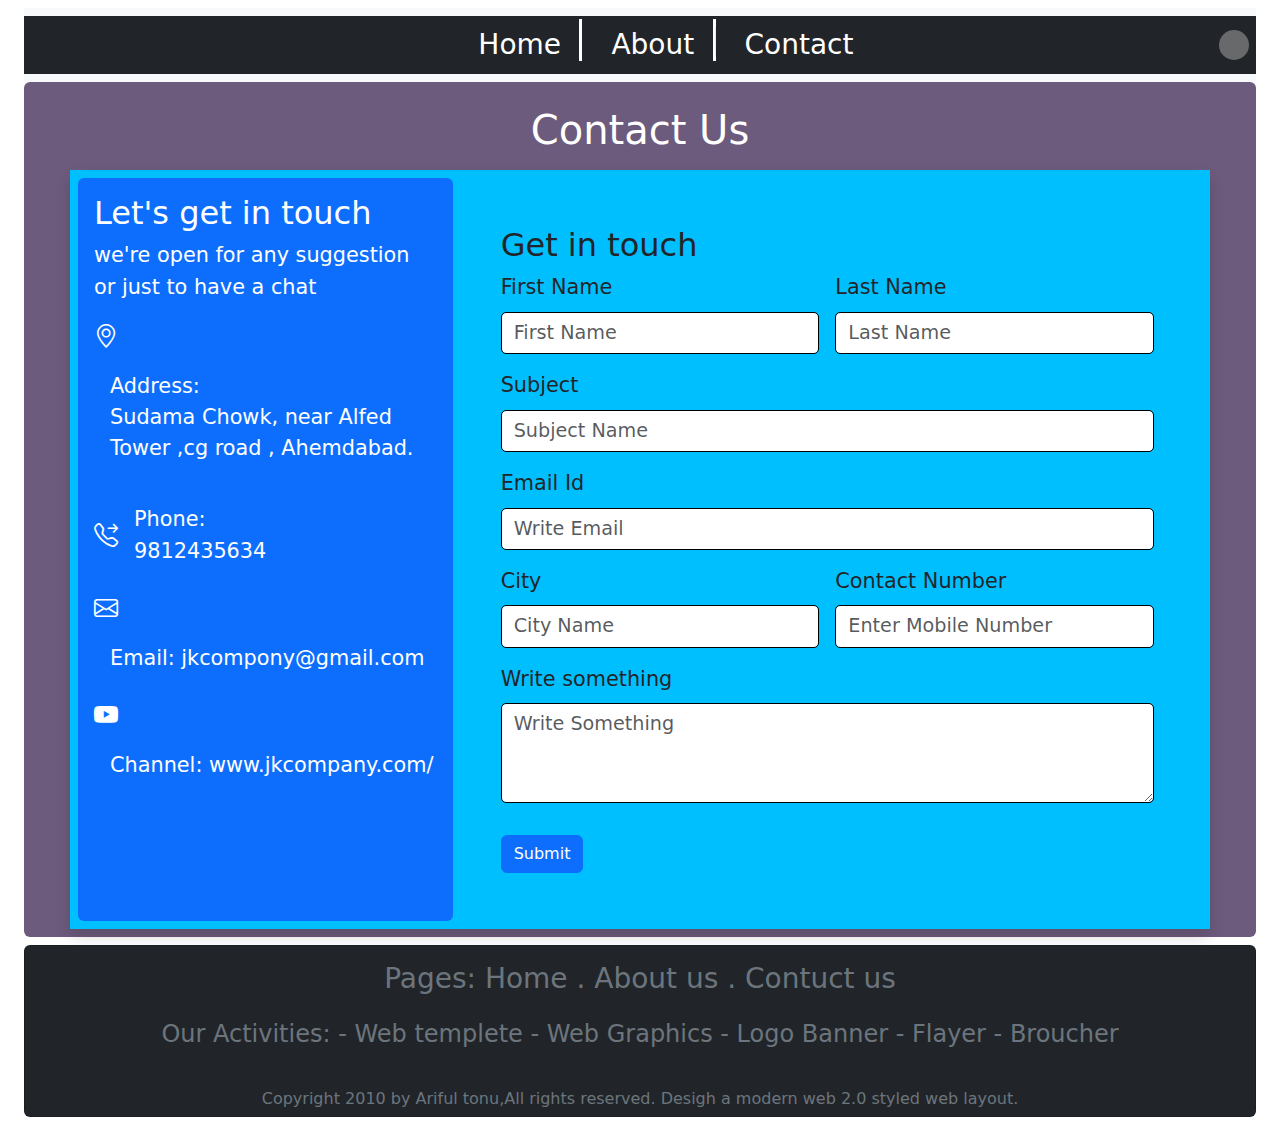
<file: pages/contact.html>
<!DOCTYPE html>
<html lang="en">
  <head>
    <meta charset="UTF-8" />
    <meta name="viewport" content="width=device-width, initial-scale=1.0" />
    <title>Document</title>
    <link
      href="https://cdn.jsdelivr.net/npm/bootstrap@5.3.3/dist/css/bootstrap.min.css"
      rel="stylesheet"
      integrity="sha384-QWTKZyjpPEjISv5WaRU9OFeRpok6YctnYmDr5pNlyT2bRjXh0JMhjY6hW+ALEwIH"
      crossorigin="anonymous"
    />
    <link rel="preconnect" href="https://fonts.googleapis.com" />
      <link rel="stylesheet" href="https://cdnjs.cloudflare.com/ajax/libs/font-awesome/6.6.0/css/all.min.css"
    integrity="sha512-Kc323vGBEqzTmouAECnVceyQqyqdsSiqLQISBL29aUW4U/M7pSPA/gEUZQqv1cwx4OnYxTxve5UMg5GT6L4JJg=="
    crossorigin="anonymous" referrerpolicy="no-referrer" />

    <link
      rel="stylesheet"
      href="https://cdn.jsdelivr.net/npm/bootstrap-icons@1.11.3/font/bootstrap-icons.min.css"
    />
    <link rel="stylesheet" href="../css/contact.css" />
    <style></style>
    <script>
    function modecheck() {
      let getMode = localStorage.getItem("mode");
  if (getMode == "dark") {
    document.body.classList.toggle("dark-mode-active");
  }
}
  </script>
  </head>
  <!-- header_menu -->
  <body class="mx-3 p-2 position-relative" onload="modecheck()">
      <div class="dark-mode position-absolute"><i class="fa-solid fa-moon"></i></div>
    <nav class="navbar navbar-expand-lg bg-body-tertiary">
      <button
        class="navbar-toggler"
        type="button"
        data-bs-toggle="collapse"
        data-bs-target="#navbarNav"
        aria-controls="navbarNav"
        aria-expanded="false"
        aria-label="Toggle navigation"
      >
        <span class="navbar-toggler-icon"></span>
      </button>
      <div class="collapse navbar-collapse bg-dark d" id="navbarNav">
        <ul
          class="navbar-nav fs-3 mx-auto d-flex flex-row justify-content-center"
        >
          <li class="nav-item w-25">
            <a
              class="nav-link text-white w-50"
              aria-current="page"
              href="../index.html"
              >Home
            </a>
          </li>
          <li class="nav-item w-25">
            <a class="nav-link text-white w-50" href="about.html">About</a>
          </li>
          <li class="nav-item w-25">
            <a class="nav-link text-white w-50" href="contact.html">Contact</a>
          </li>
        </ul>

      </div>
    </nav>
    <!-- heder_menu_end/ -->

    <!-- form_section_start -->
    <div class="contact_info p-2 g-body-tertiary rounded"
      style="background-color:#6c5b7c" >
 
    
      <h2 class="text-white text-center mt-3 fs-1">Contact Us</h2>
      <div class="container mt-3 shadow g-body-tertiary rounded bg-info">
        <div class="row p-2" style="background-color: deepskyblue">
          <div
            class="col-md-4 g-body-tertiary rounded bg-primary order-sm-first order-last p-2 p-md-3 text-white"
          >
            <h2>Let's get in touch</h2>
            <p>we're open for any suggestion or just to have a chat</p>
            <div class="d-flex flex-wrap align-items-center mt-2">
              <i class="bi bi-geo-alt"></i>
              <p class="mt-3 ms-3">
                Address:<br />
                Sudama Chowk, near Alfed Tower ,cg road , Ahemdabad.
              </p>
            </div>
            <div class="d-flex flex-wrap mt-2 align-items-center">
              <i class="bi bi-telephone-forward"></i>
              <p class="mt-3 ms-3">
                Phone:<br />
                9812435634
              </p>
            </div>
            <div class="d-flex flex-wrap mt-2 align-items-center">
              <i class="bi bi-envelope"></i>
              <p class="mt-3 ms-3">Email: jkcompony@gmail.com</p>
            </div>
            <div class="d-flex flex-wrap mt-2 align-items-center">
              <i class="bi bi-youtube"></i>
              <p class="mt-3 ms-3">Channel: www.jkcompany.com/</p>
            </div>
          </div>

          <div class="col-md-8 p-2 p-md-5 g-body-tertiar rounded">
            <h2>Get in touch</h2>
            <form class="row g-3 contactform">
              <div class="col-md-6">
                <label for="inputEmail4" class="form-label">First Name</label>
                <input
                  type="text"
                  class="form-control"
                  id="inputEmail4"
                  placeholder="First Name"
                  required
                />
              </div>
              <div class="col-md-6">
                <label for="inputPassword4" class="form-label">Last Name</label>
                <input
                  type="text"
                  class="form-control"
                  id="inputPassword4"
                  placeholder="Last Name"
                  required
                />
              </div>
              <div class="col-12">
                <label for="inputAddress" class="form-label">Subject</label>
                <input
                  type="text"
                  class="form-control"
                  id="inputAddress"
                  placeholder="Subject Name"
                  required
                />
              </div>
              <div class="col-12">
                <label for="email" class="form-label">Email Id</label>
                <input
                  type="email"
                  class="form-control"
                  id="inputAddress2"
                  placeholder="Write Email"
                  required
                />
              </div>
              <div class="col-md-6">
                <label for="city" class="form-label">City</label>
                <input
                  type="text"
                  class="form-control"
                  id="inputPassword4"
                  placeholder="City Name"
                  required

                />
              </div>
              <div class="col-md-6">
                <label for="call" class="form-label">Contact Number</label>
                <input
                  type="tel"
                  class="form-control"
                  id="inputPassword4"
                  placeholder="Enter Mobile Number"
                  minlength="10"
                  maxlength="10"
                  required

                />
              </div>
              <div class="col-md-12">
                <label for="text-area" class="form-label"
                  >Write something</label
                >
                <textarea
                  class="form-control"
                  placeholder="Write Something"
                  id="floatingTextarea2"
                  style="height: 100px"
                ></textarea>
              </div>
              <div class="col-12">
                <button type="submit" class="btn btn-primary mt-3">
                  Submit
                </button>
              </div>
            </form>
          </div>
        </div>
      </div>
    </div>

    <!-- form_section_end -->

    <!-- footer_section_start -->
    <div class="card text-center mt-2 bg-dark text-white">
      <div class="card-body">
        <h3 class="link-secondary">Pages: Home . About us . Contuct us</h3>
        <div class="company_footer_info link-secondary d-flex ga-3 p-3 justify-content-around p-2">
        <h4>Our Activities: <span>
            <a class="text-decoration-none link-secondary " href="template_images.jpg" download>- Web templete</a>
            <a class="text-decoration-none link-secondary" href="graphicsdesign_images.jpg" download>- Web Graphics </a>
            <a class="text-decoration-none link-secondary" href="logo_images.jpg" download>- Logo Banner </a>
            <a class="text-decoration-none link-secondary" href="flayer_images.docx" download>- Flayer </a>
            <a class="text-decoration-none link-secondary" href="company brochure.pdf" download>- Broucher </a>
          </span> </h4>
      </div>
      </div>
      <div class="footer_coppyright_info d-flex justify-content-around">
        <h6 class="link-secondary">
          Copyright 2010 by Ariful tonu,All rights reserved. Desigh a modern web
          2.0 styled web layout.
        </h4>
      </div>
    </div>

    <!-- footer_section_end -->

    <script
      src="https://cdn.jsdelivr.net/npm/bootstrap@5.3.3/dist/js/bootstrap.bundle.min.js"
      integrity="sha384-YvpcrYf0tY3lHB60NNkmXc5s9fDVZLESaAA55NDzOxhy9GkcIdslK1eN7N6jIeHz"
      crossorigin="anonymous"
    ></script>
    <script src="../js/script.js"></script>
  </body>
</html>
</file>
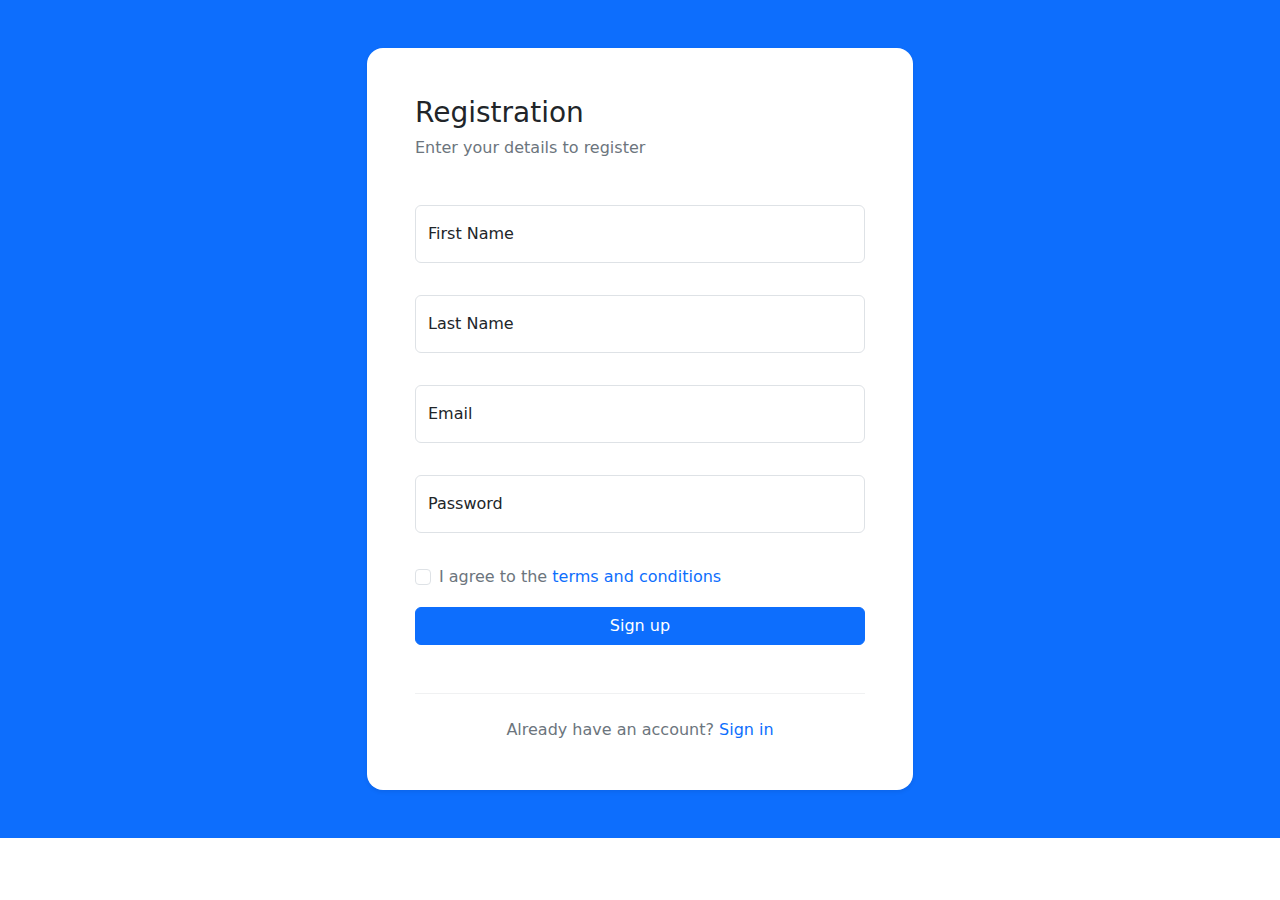
<file: pages/registration.html>
<!DOCTYPE html>
<html lang="en">
  <head>
    <meta charset="UTF-8" />
    <meta name="viewport" content="width=device-width, initial-scale=1.0" />
    <title>Document</title>
    <link
      href="https://cdn.jsdelivr.net/npm/bootstrap@5.3.3/dist/css/bootstrap.min.css"
      rel="stylesheet"
      integrity="sha384-QWTKZyjpPEjISv5WaRU9OFeRpok6YctnYmDr5pNlyT2bRjXh0JMhjY6hW+ALEwIH"
      crossorigin="anonymous"
    />
    <link
      rel="stylesheet"
      href="https://cdnjs.cloudflare.com/ajax/libs/font-awesome/6.5.1/css/all.min.css"
      integrity="sha512-DTOQO9RWCH3ppGqcWaEA1BIZOC6xxalwEsw9c2QQeAIftl+Vegovlnee1c9QX4TctnWMn13TZye+giMm8e2LwA=="
      crossorigin="anonymous"
      referrerpolicy="no-referrer"
    />
    <link
      rel="stylesheet"
      href="https://unpkg.com/bootstrap@5.3.3/dist/css/bootstrap.min.css"
    />
  </head>
  <body>
    <audio
      src="https://videos.pexels.com/video-files/4151681/4151681-uhd_2560_1440_25fps.mp4"
    ></audio>
    <!-- Registration 6 - Bootstrap Brain Component -->
    <section class="bg-primary p-3 p-md-4 p-xl-5">
      <div class="container">
        <div class="row justify-content-center">
          <div class="col-12 col-md-9 col-lg-7 col-xl-6 col-xxl-5">
            <div class="card border-0 shadow-sm rounded-4">
              <div class="card-body p-3 p-md-4 p-xl-5">
                <div class="row">
                  <div class="col-12">
                    <div class="mb-5">
                      <h2 class="h3">Registration</h2>
                      <h3 class="fs-6 fw-normal text-secondary m-0">
                        Enter your details to register
                      </h3>
                    </div>
                  </div>
                </div>
                <form action="#!">
                  <div class="row gy-3 overflow-hidden">
                    <div class="col-12">
                      <div class="form-floating mb-3">
                        <input
                          type="text"
                          class="form-control"
                          name="firstName"
                          id="firstName"
                          placeholder="First Name"
                          required
                        />
                        <label for="firstName" class="form-label"
                          >First Name</label
                        >
                      </div>
                    </div>
                    <div class="col-12">
                      <div class="form-floating mb-3">
                        <input
                          type="text"
                          class="form-control"
                          name="lastName"
                          id="lastName"
                          placeholder="First Name"
                          required
                        />
                        <label for="lastName" class="form-label"
                          >Last Name</label
                        >
                      </div>
                    </div>
                    <div class="col-12">
                      <div class="form-floating mb-3">
                        <input
                          type="email"
                          class="form-control"
                          name="email"
                          id="email"
                          placeholder="name@example.com"
                          required
                        />
                        <label for="email" class="form-label">Email</label>
                      </div>
                    </div>
                    <div class="col-12">
                      <div class="form-floating mb-3">
                        <input
                          type="password"
                          class="form-control"
                          name="password"
                          id="password"
                          value=""
                          placeholder="Password"
                          required
                        />
                        <label for="password" class="form-label"
                          >Password</label
                        >
                      </div>
                    </div>
                    <div class="col-12">
                      <div class="form-check">
                        <input
                          class="form-check-input"
                          type="checkbox"
                          value=""
                          name="iAgree"
                          id="iAgree"
                          required
                        />
                        <label
                          class="form-check-label text-secondary"
                          for="iAgree"
                        >
                          I agree to the
                          <a href="#!" class="link-primary text-decoration-none"
                            >terms and conditions</a
                          >
                        </label>
                      </div>
                    </div>
                    <div class="col-12">
                      <div class="d-grid">
                        <button
                          class="btn bsb-btn-2xl btn-primary"
                          type="submit"
                        >
                          Sign up
                        </button>
                      </div>
                    </div>
                  </div>
                </form>
                <div class="row">
                  <div class="col-12">
                    <hr class="mt-5 mb-4 border-secondary-subtle" />
                    <p class="m-0 text-secondary text-center">
                      Already have an account?
                      <a href="#!" class="link-primary text-decoration-none"
                        >Sign in</a
                      >
                    </p>
                  </div>
                </div>
              </div>
            </div>
          </div>
        </div>
      </div>
    </section>
  </body>
</html>
</file>
<file: css/contact.css>
body {
  margin: 0px;
  padding: 0px;
}

.company_card_info {
  min-width: 500px;
}
.collapse ul li {
  margin-left: 30px;
}
.collapse ul li:nth-child(2),
.collapse ul li:nth-child(3) {
  position: relative;
}
.collapse ul li:nth-child(2):before,
.collapse ul li:nth-child(3):before {
  content: '|';
  position: absolute;
  left: -24px;
  top: 3px;
  height: 18x;
  width: 3px;
  background-color: white;
}
.form-control {
  font-size: 1.2rem;
  border-radius: 5px;
  border: 1px solid black;
}
.form-control:focus,
.form-control:active {
  border-color: red;
}
.bi {
  font-size: 24px;
}
.dark-mode {
  top: 30px;
  right: 15px;
  height: 30px;
  width: 30px;
  border-radius: 50%;
  background-color: rgba(211, 211, 211, 0.394);
  color: white;
  z-index: 10;
  cursor: pointer;
  padding-left: 8px;
  font-size: 1.3rem;
}
.dark-mode i {
  top: 20px;
  right: -20px;
}

.dark-mode-active {
  background-color: #24252e;
}
@media (min-width: 600px) {
  .contact_info {
    font-size: 1.3rem;
  }
}
</file>
